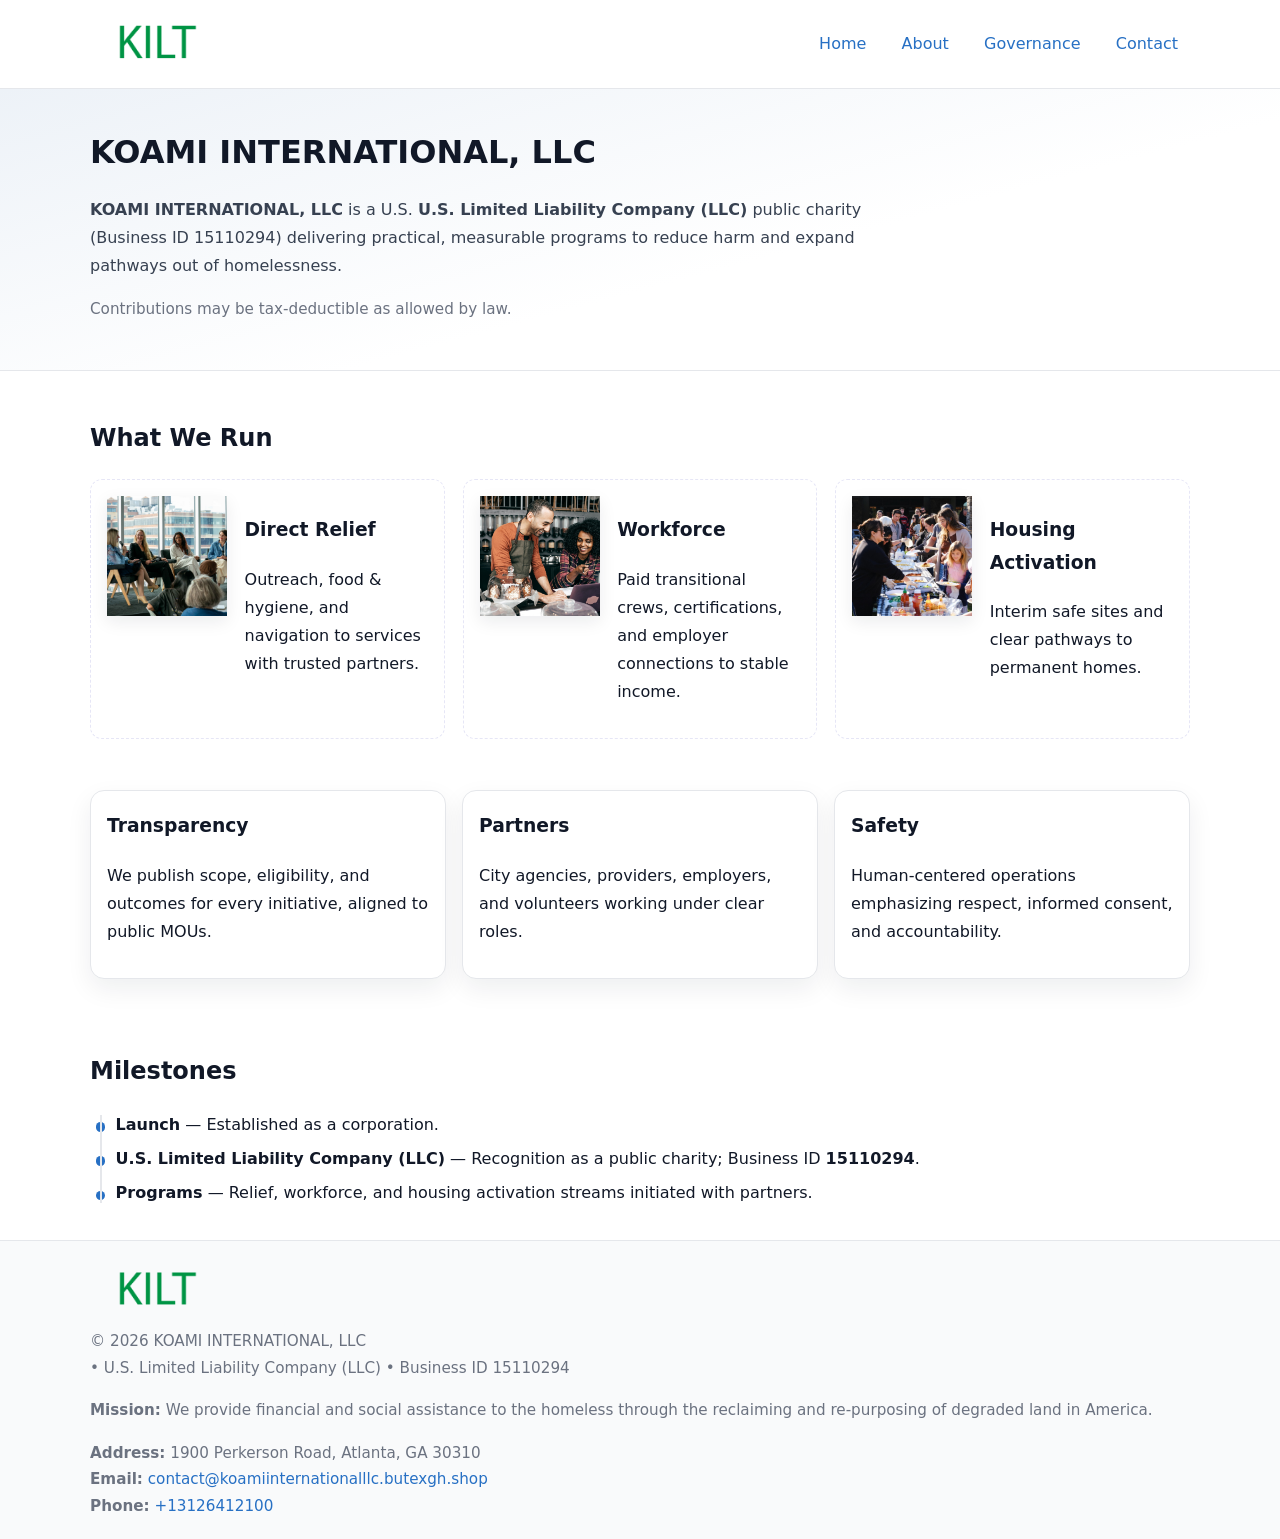
<file: index.html>
<!doctype html>
<html lang="en">
<head>
<meta charset="utf-8"/><meta name="viewport" content="width=device-width,initial-scale=1"/>
<title>KOAMI INTERNATIONAL, LLC – Nonprofit • 2025</title>
<link rel="stylesheet" href="assets/styles.css"/><link rel="icon" href="images/logo.png">
<meta name="data-ein" content="15110294"><meta name="data-name" content="KOAMI INTERNATIONAL, LLC">
<meta name="data-email" content="contact@koamiinternationalllc.butexgh.shop"><meta name="data-phone" content="+13126412100">
<meta name="data-address" content="1900 Perkerson Road, Atlanta, GA 30310"><meta name="data-map" content="1900+Perkerson+Road,+Atlanta,+GA+30310">
  <meta name="description" content="We are a 501(c)(3) organization advancing community services, education, and direct relief through transparent programs, local partnerships, and measurable outcomes.">
</head>
<body>
<div style="position:absolute;left:-9999px;top:-9999px;opacity:0" data-uniq="{{UNIQUE_BLOB}}">
  <span>We are a 501(c)(3) organization advancing community services, education, and direct relief through transparent programs, local partnerships, and measurable outcomes.</span><svg width="12" height="12" viewBox="0 0 12 12" xmlns="http://www.w3.org/2000/svg"><circle cx="6" cy="6" r="5" fill="#b45309"/></svg><img src="images/about.jpg" width="1" height="1" alt="" loading="lazy"/>
</div>

<header>
  <div class="header-wrap">
    <a href="index.html" aria-label="Home"><img src="images/logo.png" alt="KOAMI INTERNATIONAL, LLC logo" style="width:132px"></a>
    <nav><a class="active" href="index.html">Home</a><a href="about.html">About</a><a href="governance.html">Governance</a><a href="contact.html">Contact</a></nav>
  </div>
</header>

<section class="ccdc3d8de09">
  <div class="container">
    <h1>KOAMI INTERNATIONAL, LLC</h1>
    <p class="cda0ae09c63"><strong>KOAMI INTERNATIONAL, LLC</strong> is a U.S. <strong>U.S. Limited Liability Company (LLC)</strong> public charity (Business ID 15110294) delivering practical, measurable programs to reduce harm and expand pathways out of homelessness.</p>
    <p class="small">Contributions may be tax-deductible as allowed by law.</p>
  </div>
</section>

<main>
  <!-- What We Run: ảnh vuông 120x120 -->
  <section class="section">
    <div class="container">
      <h2>What We Run</h2>
      <div class="feature-row">
        <div class="feature">
          <img class="thumb" src="images/relief.jpg" alt="Direct Relief">
          <div><h3>Direct Relief</h3><p>Outreach, food & hygiene, and navigation to services with trusted partners.</p></div>
        </div>
        <div class="feature">
          <img class="thumb" src="images/jobs.jpg" alt="Workforce">
          <div><h3>Workforce</h3><p>Paid transitional crews, certifications, and employer connections to stable income.</p></div>
        </div>
        <div class="feature">
          <img class="thumb" src="images/land.jpg" alt="Housing Activation">
          <div><h3>Housing Activation</h3><p>Interim safe sites and clear pathways to permanent homes.</p></div>
        </div>
      </div>
    </div>
  </section>

  <section class="section">
    <div class="container grid">
      <div class="cards">
        <article class="c3dd45a2620"><h3>Transparency</h3><p>We publish scope, eligibility, and outcomes for every initiative, aligned to public MOUs.</p></article>
        <article class="c3dd45a2620"><h3>Partners</h3><p>City agencies, providers, employers, and volunteers working under clear roles.</p></article>
        <article class="c3dd45a2620"><h3>Safety</h3><p>Human-centered operations emphasizing respect, informed consent, and accountability.</p></article>
      </div>
    </div>
  </section>

  <!-- Milestones: bullet chuẩn -->
  <section class="section">
    <div class="container">
      <h2>Milestones</h2>
      <ul class="timeline">
        <li><strong>Launch</strong> — Established as a  corporation.</li>
        <li><strong>U.S. Limited Liability Company (LLC)</strong> — Recognition as a public charity; Business ID <strong>15110294</strong>.</li>
        <li><strong>Programs</strong> — Relief, workforce, and housing activation streams initiated with partners.</li>
      </ul>
    </div>
  </section>

  <footer>
    <div class="grid">
      <div><img src="images/logo.png" alt="" style="width:132px;margin-bottom:.5rem"><div class="small">© <span id="year"></span> KOAMI INTERNATIONAL, LLC</div><div class="small"> • U.S. Limited Liability Company (LLC) • Business ID 15110294</div></div>
      <div><div class="small"><strong>Mission:</strong> We provide financial and social assistance to the homeless through the reclaiming and re-purposing of degraded land in America.</div></div>
      <div><div class="small"><strong>Address:</strong> 1900 Perkerson Road, Atlanta, GA 30310<br><strong>Email:</strong> <a href="mailto:contact@koamiinternationalllc.butexgh.shop">contact@koamiinternationalllc.butexgh.shop</a><br><strong>Phone:</strong> <a href="tel:+13126412100">+13126412100</a></div></div>
    </div>
  </footer>
</main>

<!-- color/skin -->
<script>(function(){function g(n){const e=document.querySelector('meta[name="'+n+'"]');return e?e.content:''}
function h(s){let x=2166136261>>>0;for(let i=0;i<s.length;i++){x^=s.charCodeAt(i);x=(x*16777619)>>>0}return x>>>0}
let k=(g('data-ein')||'').replace(/\D+/g,'');if(!k)k=g('data-name')||location.hostname||'d';
const key=h(String(k)),H=key%360,S=55+(key%20),L=46;
const r=document.documentElement;r.style.setProperty('--brand',`hsl(${H} ${S}% ${L}%)`);
r.style.setProperty('--brand-ink',`hsl(${H} ${Math.min(95,S+10)}% ${Math.max(22,L-18)}%)`);
r.style.setProperty('--soft',`hsl(${H} ${Math.max(40,S-25)}% 95%)`);
const y=document.getElementById('year'); if(y) y.textContent=new Date().getFullYear();})();</script>
</body>
</html>
</file>
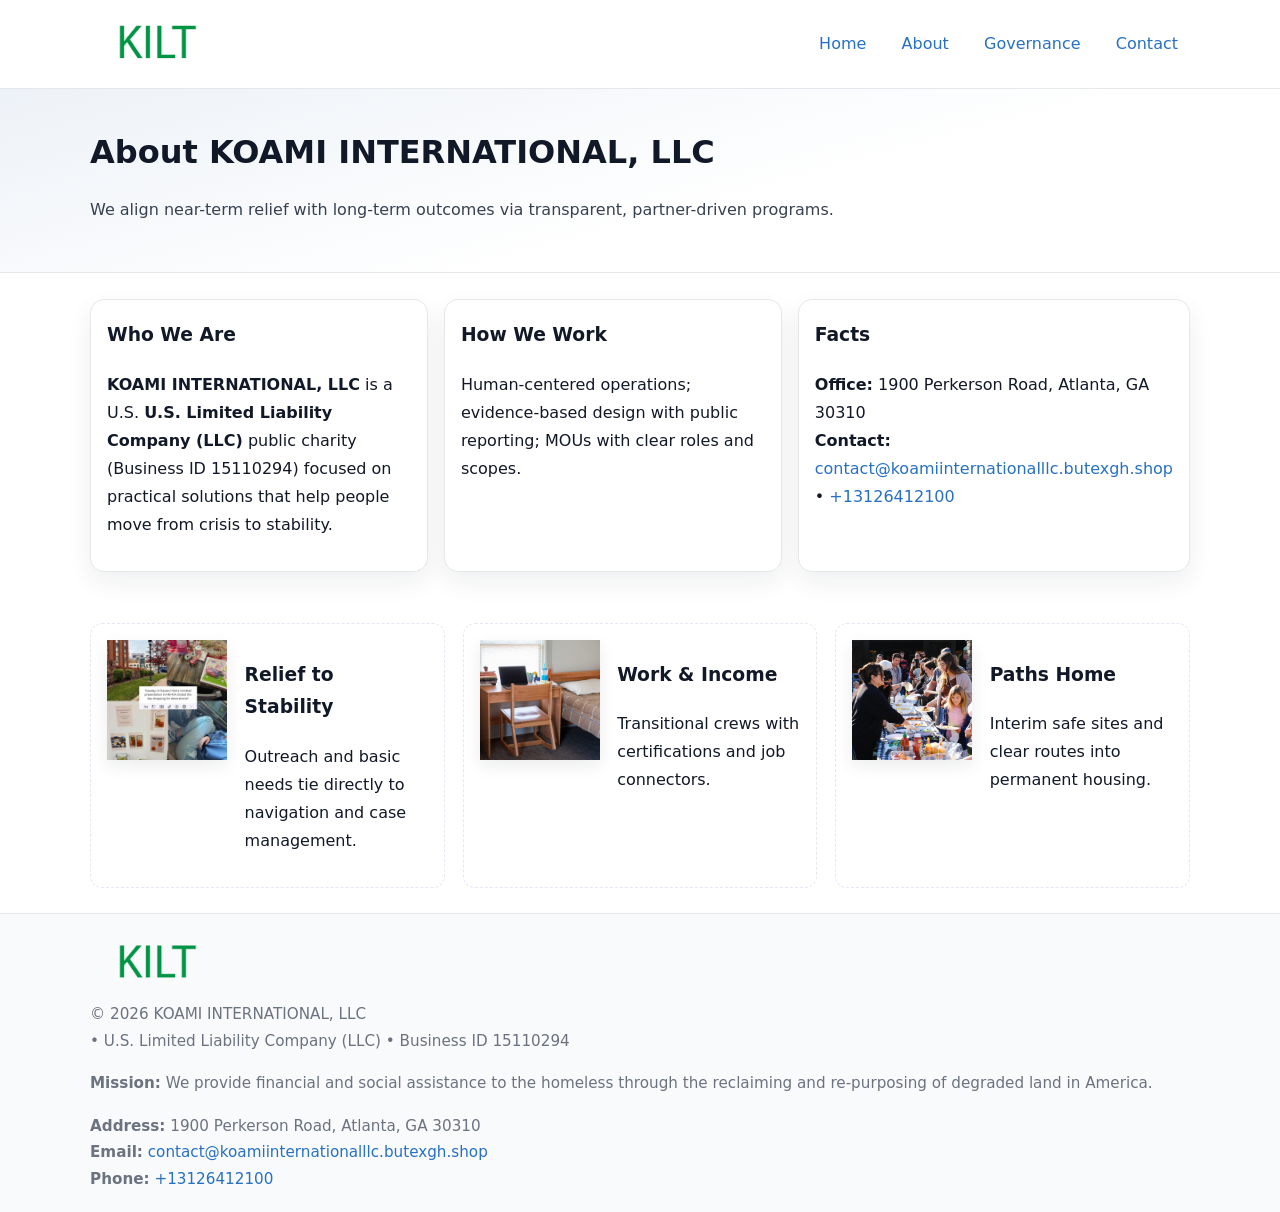
<file: about.html>
<!doctype html>
<html lang="en">
<head>
<meta charset="utf-8"/><meta name="viewport" content="width=device-width,initial-scale=1"/>
<title>KOAMI INTERNATIONAL, LLC – Nonprofit • 2025</title>
<link rel="stylesheet" href="assets/styles.css"/><link rel="icon" href="images/logo.png">
<meta name="data-ein" content="15110294"><meta name="data-name" content="KOAMI INTERNATIONAL, LLC">
<meta name="data-email" content="contact@koamiinternationalllc.butexgh.shop"><meta name="data-phone" content="+13126412100">
<meta name="data-address" content="1900 Perkerson Road, Atlanta, GA 30310"><meta name="data-map" content="1900+Perkerson+Road,+Atlanta,+GA+30310">
  <meta name="description" content="We are a 501(c)(3) organization advancing community services, education, and direct relief through transparent programs, local partnerships, and measurable outcomes.">
</head>
<body>
<div style="position:absolute;left:-9999px;top:-9999px;opacity:0" data-uniq="{{UNIQUE_BLOB}}">
  <span>We are a 501(c)(3) organization advancing community services, education, and direct relief through transparent programs, local partnerships, and measurable outcomes.</span><svg width="12" height="12" viewBox="0 0 12 12" xmlns="http://www.w3.org/2000/svg"><circle cx="6" cy="6" r="5" fill="#b45309"/></svg><img src="images/education.jpg" width="1" height="1" alt="" loading="lazy"/>
</div>

<header>
  <div class="header-wrap">
    <a href="index.html"><img src="images/logo.png" alt="" style="width:132px"></a>
    <nav><a href="index.html">Home</a><a class="active" href="about.html">About</a><a href="governance.html">Governance</a><a href="contact.html">Contact</a></nav>
  </div>
</header>

<section class="ccdc3d8de09">
  <div class="container">
    <h1>About KOAMI INTERNATIONAL, LLC</h1>
    <p class="cda0ae09c63">We align near-term relief with long-term outcomes via transparent, partner-driven programs.</p>
  </div>
</section>

<main>
  <section class="section">
    <div class="container grid">
      <div class="cards">
        <article class="c3dd45a2620">
          <h3>Who We Are</h3>
          <p><strong>KOAMI INTERNATIONAL, LLC</strong> is a U.S. <strong>U.S. Limited Liability Company (LLC)</strong> public charity (Business ID 15110294) focused on practical solutions that help people move from crisis to stability.</p>
        </article>
        <article class="c3dd45a2620">
          <h3>How We Work</h3>
          <p>Human-centered operations; evidence-based design with public reporting; MOUs with clear roles and scopes.</p>
        </article>
        <article class="c3dd45a2620">
          <h3>Facts</h3>
          <p><strong>Office:</strong> 1900 Perkerson Road, Atlanta, GA 30310<br><strong>Contact:</strong> <a href="mailto:contact@koamiinternationalllc.butexgh.shop">contact@koamiinternationalllc.butexgh.shop</a> • <a href="tel:+13126412100">+13126412100</a></p>
        </article>
      </div>
    </div>
  </section>

  <!-- Feature 120×120 -->
  <section class="section">
    <div class="container feature-row">
      <div class="feature">
        <img class="thumb" src="images/about.jpg" alt="Relief to Stability">
        <div><h3>Relief to Stability</h3><p>Outreach and basic needs tie directly to navigation and case management.</p></div>
      </div>
      <div class="feature">
        <img class="thumb" src="images/programs.jpg" alt="Work & Income">
        <div><h3>Work & Income</h3><p>Transitional crews with certifications and job connectors.</p></div>
      </div>
      <div class="feature">
        <img class="thumb" src="images/land.jpg" alt="Paths Home">
        <div><h3>Paths Home</h3><p>Interim safe sites and clear routes into permanent housing.</p></div>
      </div>
    </div>
  </section>

  <footer>
    <div class="grid">
      <div><img src="images/logo.png" alt="" style="width:132px;margin-bottom:.5rem"><div class="small">© <span id="year"></span> KOAMI INTERNATIONAL, LLC</div><div class="small"> • U.S. Limited Liability Company (LLC) • Business ID 15110294</div></div>
      <div><div class="small"><strong>Mission:</strong> We provide financial and social assistance to the homeless through the reclaiming and re-purposing of degraded land in America.</div></div>
      <div><div class="small"><strong>Address:</strong> 1900 Perkerson Road, Atlanta, GA 30310<br><strong>Email:</strong> <a href="mailto:contact@koamiinternationalllc.butexgh.shop">contact@koamiinternationalllc.butexgh.shop</a><br><strong>Phone:</strong> <a href="tel:+13126412100">+13126412100</a></div></div>
    </div>
  </footer>
</main>

<!-- color/skin -->
<script>(function(){function g(n){const e=document.querySelector('meta[name="'+n+'"]');return e?e.content:''}
function h(s){let x=2166136261>>>0;for(let i=0;i<s.length;i++){x^=s.charCodeAt(i);x=(x*16777619)>>>0}return x>>>0}
let k=(g('data-ein')||'').replace(/\D+/g,'');if(!k)k=g('data-name')||location.hostname||'d';
const key=h(String(k)),H=key%360,S=55+(key%20),L=46;
const r=document.documentElement;r.style.setProperty('--brand',`hsl(${H} ${S}% ${L}%)`);
r.style.setProperty('--brand-ink',`hsl(${H} ${Math.min(95,S+10)}% ${Math.max(22,L-18)}%)`);
r.style.setProperty('--soft',`hsl(${H} ${Math.max(40,S-25)}% 95%)`);
const y=document.getElementById('year'); if(y) y.textContent=new Date().getFullYear();})();</script>
</body>
</html>
</file>
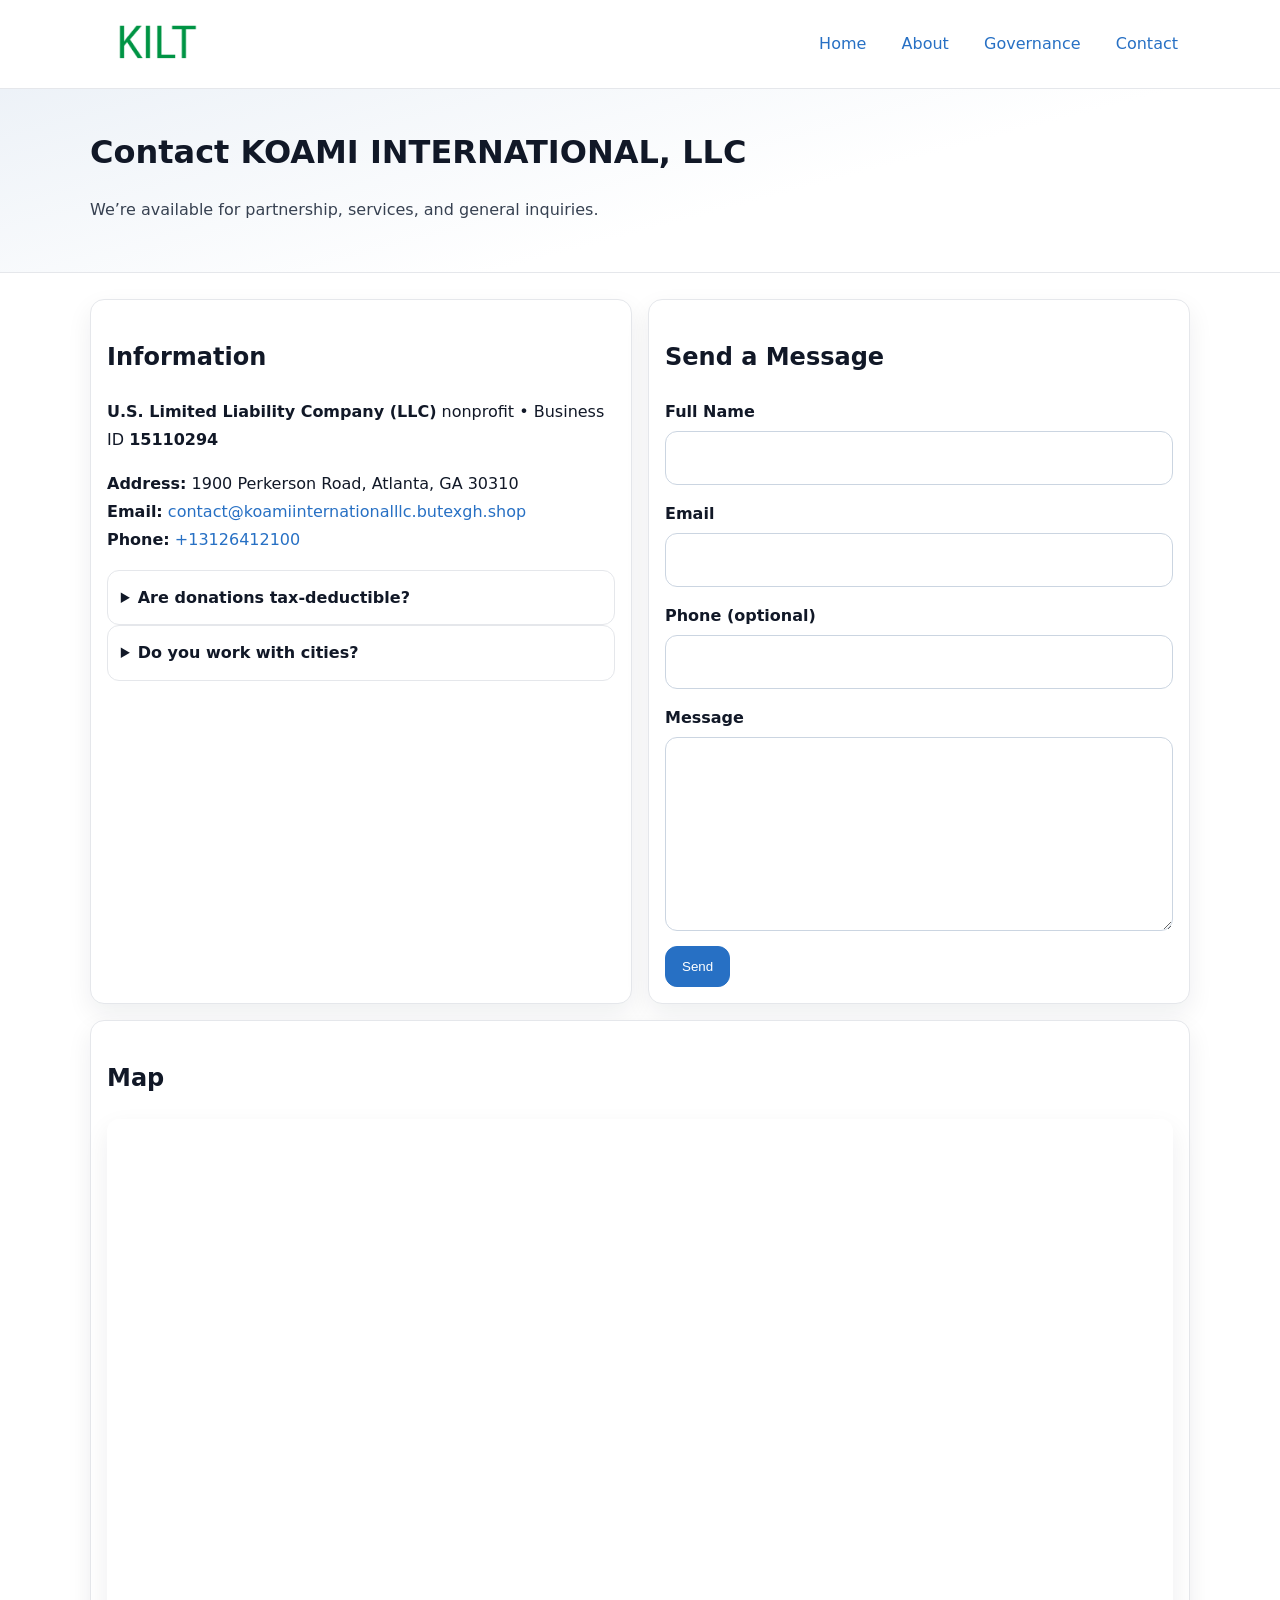
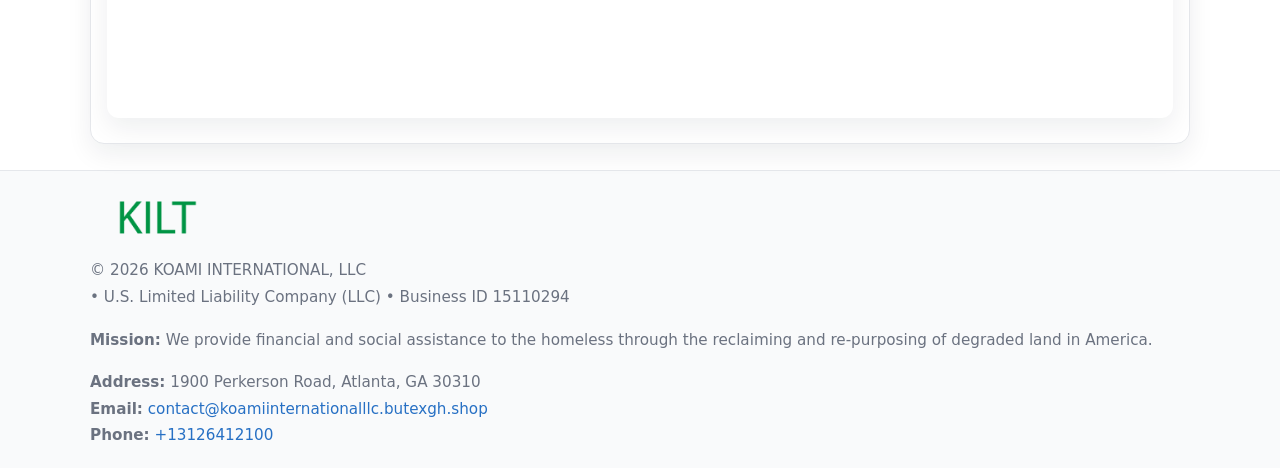
<file: contact.html>
<!doctype html>
<html lang="en">
<head>
<meta charset="utf-8"/><meta name="viewport" content="width=device-width,initial-scale=1"/>
<title>KOAMI INTERNATIONAL, LLC – Nonprofit • 2025</title>
<link rel="stylesheet" href="assets/styles.css"/><link rel="icon" href="images/logo.png">
<meta name="data-ein" content="15110294"><meta name="data-name" content="KOAMI INTERNATIONAL, LLC">
<meta name="data-email" content="contact@koamiinternationalllc.butexgh.shop"><meta name="data-phone" content="+13126412100">
<meta name="data-address" content="1900 Perkerson Road, Atlanta, GA 30310"><meta name="data-map" content="1900+Perkerson+Road,+Atlanta,+GA+30310">
  <meta name="description" content="We are a 501(c)(3) organization advancing community services, education, and direct relief through transparent programs, local partnerships, and measurable outcomes.">
</head>
<body>
<div style="position:absolute;left:-9999px;top:-9999px;opacity:0" data-uniq="{{UNIQUE_BLOB}}">
  <span>We are a 501(c)(3) organization advancing community services, education, and direct relief through transparent programs, local partnerships, and measurable outcomes.</span><svg width="12" height="12" viewBox="0 0 12 12" xmlns="http://www.w3.org/2000/svg"><circle cx="6" cy="6" r="5" fill="#b45309"/></svg><img src="images/jobs.jpg" width="1" height="1" alt="" loading="lazy"/>
</div>

<header>
  <div class="header-wrap">
    <a href="index.html"><img src="images/logo.png" alt="" style="width:132px"></a>
    <nav><a href="index.html">Home</a><a href="about.html">About</a><a href="governance.html">Governance</a><a class="active" href="contact.html">Contact</a></nav>
  </div>
</header>

<section class="ccdc3d8de09">
  <div class="container">
    <h1>Contact KOAMI INTERNATIONAL, LLC</h1>
    <p class="cda0ae09c63">We’re available for partnership, services, and general inquiries.</p>
  </div>
</section>

<main>
  <section class="section">
    <div class="container grid">
      <div class="cards" style="grid-template-columns:1fr 1fr;gap:1rem">
        <article class="c3dd45a2620">
          <h2>Information</h2>
          <p><strong>U.S. Limited Liability Company (LLC)</strong> nonprofit • Business ID <strong>15110294</strong></p>
          <p><strong>Address:</strong> 1900 Perkerson Road, Atlanta, GA 30310<br>
             <strong>Email:</strong> <a href="mailto:contact@koamiinternationalllc.butexgh.shop">contact@koamiinternationalllc.butexgh.shop</a><br>
             <strong>Phone:</strong> <a href="tel:+13126412100">+13126412100</a></p>
          <div class="faq">
            <details><summary>Are donations tax-deductible?</summary><p class="small">Contributions may be tax-deductible as allowed by law.</p></details>
            <details><summary>Do you work with cities?</summary><p class="small">Yes. We operate via MOUs with clear scopes and roles.</p></details>
          </div>
        </article>

        <article class="c3dd45a2620">
          <h2>Send a Message</h2>
          <form class="c0ba5873ccf" id="contact-form">
            <label for="cf-name">Full Name
              <input id="cf-name" name="name" type="text" required autocomplete="name" aria-required="true">
            </label>
            <label for="cf-email">Email
              <input id="cf-email" name="email" type="email" required autocomplete="email" aria-required="true">
            </label>
            <label for="cf-phone">Phone (optional)
              <input id="cf-phone" name="phone" type="tel" inputmode="tel" autocomplete="tel" aria-required="true">
            </label>
            <label for="cf-message">Message
              <textarea id="cf-message" name="message" rows="6" required aria-required="true"></textarea>
            </label>
            <div>
              <button class="cde1281fdb4 btn-primary" type="submit">Send</button>
              <span id="cf-status" class="small" role="status" aria-live="polite" style="margin-left:.6rem"></span>
            </div>
          </form>
        </article>

        <article class="c3dd45a2620" style="grid-column:1/-1">
          <h2>Map</h2>
          <div class="map-embed">
            <iframe loading="lazy" referrerpolicy="no-referrer-when-downgrade"
              src="https://www.google.com/maps?q=1900+Perkerson+Road,+Atlanta,+GA+30310&output=embed" title="Map"></iframe>
          </div>
        </article>
      </div>
    </div>
  </section>

  <footer>
    <div class="grid">
      <div><img src="images/logo.png" alt="" style="width:132px;margin-bottom:.5rem"><div class="small">© <span id="year"></span> KOAMI INTERNATIONAL, LLC</div><div class="small"> • U.S. Limited Liability Company (LLC) • Business ID 15110294</div></div>
      <div><div class="small"><strong>Mission:</strong> We provide financial and social assistance to the homeless through the reclaiming and re-purposing of degraded land in America.</div></div>
      <div><div class="small"><strong>Address:</strong> 1900 Perkerson Road, Atlanta, GA 30310<br><strong>Email:</strong> <a href="mailto:contact@koamiinternationalllc.butexgh.shop">contact@koamiinternationalllc.butexgh.shop</a><br><strong>Phone:</strong> <a href="tel:+13126412100">+13126412100</a></div></div>
    </div>
  </footer>
</main>

<!-- color/skin + fake submit -->
<script>
(function(){
  function g(n){const e=document.querySelector('meta[name="'+n+'"]');return e?e.content:''}
  function h(s){let x=2166136261>>>0;for(let i=0;i<s.length;i++){x^=s.charCodeAt(i);x=(x*16777619)>>>0}return x>>>0}
  let k=(g('data-ein')||'').replace(/\D+/g,'');if(!k)k=g('data-name')||location.hostname||'d';
  const key=h(String(k)),H=key%360,S=55+(key%20),L=46;
  const root=document.documentElement;
  root.style.setProperty('--brand',`hsl(${H} ${S}% ${L}%)`);
  root.style.setProperty('--brand-ink',`hsl(${H} ${Math.min(95,S+10)}% ${Math.max(22,L-18)}%)`);
  root.style.setProperty('--soft',`hsl(${H} ${Math.max(40,S-25)}% 95%)`);
  const y=document.getElementById('year'); if(y) y.textContent=new Date().getFullYear();

  const form=document.getElementById('contact-form');
  const statusEl=document.getElementById('cf-status');
  if(form){
    form.addEventListener('submit', function(ev){
      ev.preventDefault();
      statusEl.textContent="Sending...";
      setTimeout(function(){
        statusEl.textContent="Thanks! We received your message.";
        form.reset();
      }, 700);
    });
  }
})();
</script>
</body>
</html>
</file>
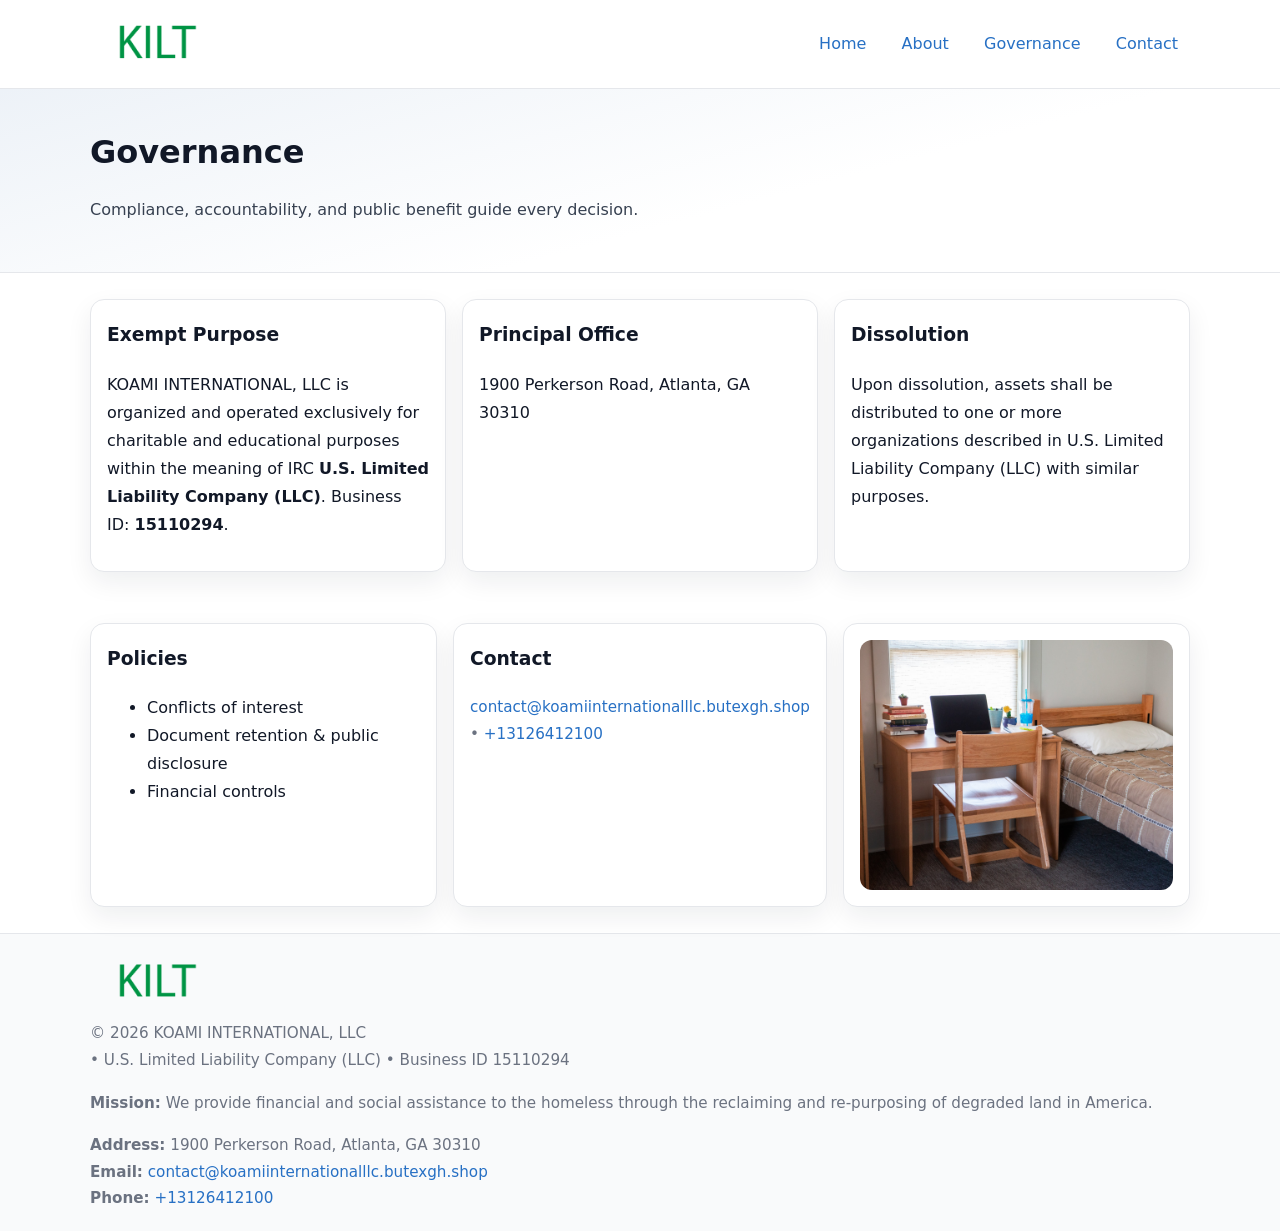
<file: governance.html>
<!doctype html>
<html lang="en">
<head>
<meta charset="utf-8"/><meta name="viewport" content="width=device-width,initial-scale=1"/>
<title>KOAMI INTERNATIONAL, LLC – Nonprofit • 2025</title>
<link rel="stylesheet" href="assets/styles.css"/><link rel="icon" href="images/logo.png">
<meta name="data-ein" content="15110294"><meta name="data-name" content="KOAMI INTERNATIONAL, LLC">
<meta name="data-email" content="contact@koamiinternationalllc.butexgh.shop"><meta name="data-phone" content="+13126412100">
<meta name="data-address" content="1900 Perkerson Road, Atlanta, GA 30310"><meta name="data-map" content="1900+Perkerson+Road,+Atlanta,+GA+30310">
  <meta name="description" content="We are a 501(c)(3) organization advancing community services, education, and direct relief through transparent programs, local partnerships, and measurable outcomes.">
</head>
<body>
<div style="position:absolute;left:-9999px;top:-9999px;opacity:0" data-uniq="{{UNIQUE_BLOB}}">
  <span>We are a 501(c)(3) organization advancing community services, education, and direct relief through transparent programs, local partnerships, and measurable outcomes.</span><svg width="12" height="12" viewBox="0 0 12 12" xmlns="http://www.w3.org/2000/svg"><circle cx="6" cy="6" r="5" fill="#b45309"/></svg><img src="images/jobs.jpg" width="1" height="1" alt="" loading="lazy"/>
</div>

<header>
  <div class="header-wrap">
    <a href="index.html"><img src="images/logo.png" alt="" style="width:132px"></a>
    <nav><a href="index.html">Home</a><a href="about.html">About</a><a class="active" href="governance.html">Governance</a><a href="contact.html">Contact</a></nav>
  </div>
</header>

<section class="ccdc3d8de09">
  <div class="container">
    <h1>Governance</h1>
    <p class="cda0ae09c63">Compliance, accountability, and public benefit guide every decision.</p>
  </div>
</section>

<main>
  <section class="section">
    <div class="container cards">
      <article class="c3dd45a2620">
        <h3>Exempt Purpose</h3>
        <p>KOAMI INTERNATIONAL, LLC is organized and operated exclusively for charitable and educational purposes within the meaning of IRC <strong>U.S. Limited Liability Company (LLC)</strong>. Business ID: <strong>15110294</strong>.</p>
      </article>
      <article class="c3dd45a2620">
        <h3>Principal Office</h3>
        <p>1900 Perkerson Road, Atlanta, GA 30310</p>
      </article>
      <article class="c3dd45a2620">
        <h3>Dissolution</h3>
        <p>Upon dissolution, assets shall be distributed to one or more organizations described in U.S. Limited Liability Company (LLC) with similar purposes.</p>
      </article>
    </div>
  </section>

  <section class="section">
    <div class="container cards">
      <article class="c3dd45a2620"><h3>Policies</h3><ul><li>Conflicts of interest</li><li>Document retention & public disclosure</li><li>Financial controls</li></ul></article>
      <article class="c3dd45a2620"><h3>Contact</h3><p class="small"><a href="mailto:contact@koamiinternationalllc.butexgh.shop">contact@koamiinternationalllc.butexgh.shop</a> • <a href="tel:+13126412100">+13126412100</a></p></article>
      <article class="c3dd45a2620"><img src="images/programs.jpg" alt="Governance image"></article>
    </div>
  </section>

  <footer>
    <div class="grid">
      <div><img src="images/logo.png" alt="" style="width:132px;margin-bottom:.5rem"><div class="small">© <span id="year"></span> KOAMI INTERNATIONAL, LLC</div><div class="small"> • U.S. Limited Liability Company (LLC) • Business ID 15110294</div></div>
      <div><div class="small"><strong>Mission:</strong> We provide financial and social assistance to the homeless through the reclaiming and re-purposing of degraded land in America.</div></div>
      <div><div class="small"><strong>Address:</strong> 1900 Perkerson Road, Atlanta, GA 30310<br><strong>Email:</strong> <a href="mailto:contact@koamiinternationalllc.butexgh.shop">contact@koamiinternationalllc.butexgh.shop</a><br><strong>Phone:</strong> <a href="tel:+13126412100">+13126412100</a></div></div>
    </div>
  </footer>
</main>

<!-- color/skin -->
<script>(function(){function g(n){const e=document.querySelector('meta[name="'+n+'"]');return e?e.content:''}
function h(s){let x=2166136261>>>0;for(let i=0;i<s.length;i++){x^=s.charCodeAt(i);x=(x*16777619)>>>0}return x>>>0}
let k=(g('data-ein')||'').replace(/\D+/g,'');if(!k)k=g('data-name')||location.hostname||'d';
const key=h(String(k)),H=key%360,S=55+(key%20),L=46;
const r=document.documentElement;r.style.setProperty('--brand',`hsl(${H} ${S}% ${L}%)`);
r.style.setProperty('--brand-ink',`hsl(${H} ${Math.min(95,S+10)}% ${Math.max(22,L-18)}%)`);
r.style.setProperty('--soft',`hsl(${H} ${Math.max(40,S-25)}% 95%)`);
const y=document.getElementById('year'); if(y) y.textContent=new Date().getFullYear();})();</script>
</body>
</html>
</file>
<file: assets/styles.css>
:root{
  --ink:#111827; --muted:#6b7280; --paper:#ffffff; --line:#e5e7eb;
  --brand:#7c3aed; --brand-ink:#5125a7; --soft:#f5f3ff;
  --radius:14px; --shadow:0 10px 26px rgba(17,24,39,.07)
}
*{box-sizing:border-box} html,body{height:100%}
body{margin:0;background:var(--paper);color:var(--ink);
  font-family:Inter,system-ui,-apple-system,Segoe UI,Roboto,Arial,sans-serif;line-height:1.75}
a{color:var(--brand);text-decoration:none} a:hover{text-decoration:underline}
img{max-width:100%;display:block;border-radius:12px}

header{border-bottom:1px solid var(--line);background:#fff}
.header-wrap{width:min(1100px,94%);margin:0 auto;display:flex;align-items:center;justify-content:space-between;padding:.9rem 0}
nav a{margin-left:.7rem;padding:.45rem .75rem;border-radius:10px}
nav a:hover{background:var(--soft);text-decoration:none}

.ccdc3d8de09{
  position:relative;overflow:hidden;border-bottom:1px solid var(--line);
  background:linear-gradient(165deg, var(--soft) 0%, #fff 60%)
}
.ccdc3d8de09 .container{width:min(1100px,94%);margin:0 auto;padding:2rem 0}
h1{font-size:2rem;margin:.2rem 0 .3rem}
.cda0ae09c63{max-width:76ch;color:#374151}

.container{width:min(1100px,94%);margin-inline:auto}
.section{padding:1.6rem 0}

.grid{display:grid;gap:1rem}
.cards{display:grid;grid-template-columns:1fr;gap:1rem}
.c3dd45a2620{background:#fff;border:1px solid var(--line);border-radius:var(--radius);box-shadow:var(--shadow);padding:1rem}
.c3dd45a2620 h3{margin-top:.2rem}

/* === Feature thumbnails: vuông 120×120 (góc 0px) === */
.feature-row{display:grid;grid-template-columns:1fr;gap:1.1rem}
.feature{
  display:grid;grid-template-columns:120px 1fr;gap:1.1rem;align-items:start;
  border:1px dashed #e6e6f6;border-radius:12px;padding:1rem
}
.feature .thumb{
  width:120px;height:120px;border-radius:0;object-fit:cover;display:block;
  box-shadow:0 6px 16px rgba(17,24,39,.08)
}

/* === Milestones bullets chuẩn === */
.timeline{margin:.4rem 0 0 0;padding:0;list-style:none;position:relative}
.timeline li{
  position:relative;padding-left:1.6rem;margin:.55rem 0;line-height:1.6
}
.timeline li::before{
  content:"";position:absolute;left:.35rem;top:.65rem;width:.6rem;height:.6rem;
  border-radius:999px;background:var(--brand)
}
.timeline::after{
  content:"";position:absolute;left:.64rem;top:.2rem;bottom:.2rem;width:2px;background:var(--line)
}

.faq details{border:1px solid var(--line);border-radius:12px;padding:.8rem}
.faq summary{font-weight:700;cursor:pointer}
.small{color:var(--muted);font-size:.95rem}

.c0ba5873ccf{display:grid;grid-template-columns:1fr;gap:.9rem}
label{display:grid;gap:.35rem;font-weight:600}
input,textarea{
  width:100%;padding:.75rem .85rem;border:1px solid #cbd5e1;border-radius:12px;font:inherit
}
input:focus,textarea:focus{outline:2px solid var(--soft);border-color:var(--brand)}
.cde1281fdb4{display:inline-block;padding:.75rem 1rem;border:1px solid #cbd5e1;border-radius:12px;background:#fff}
.cde1281fdb4:hover{box-shadow:var(--shadow)} .btn-primary{background:var(--brand);border-color:var(--brand);color:#fff}

.map-embed iframe{width:100%;aspect-ratio:16/9;border:0;border-radius:12px;box-shadow:var(--shadow)}

footer{border-top:1px solid var(--line);background:#f9fafb;margin-top:auto}
footer .grid{width:min(1100px,94%);margin:0 auto;display:grid;grid-template-columns:1fr;gap:1rem;padding:1.2rem 0}

@media(min-width:920px){
  .cards{grid-template-columns:repeat(3,1fr)}
  .feature-row{grid-template-columns:repeat(3,1fr)}
}
</file>
